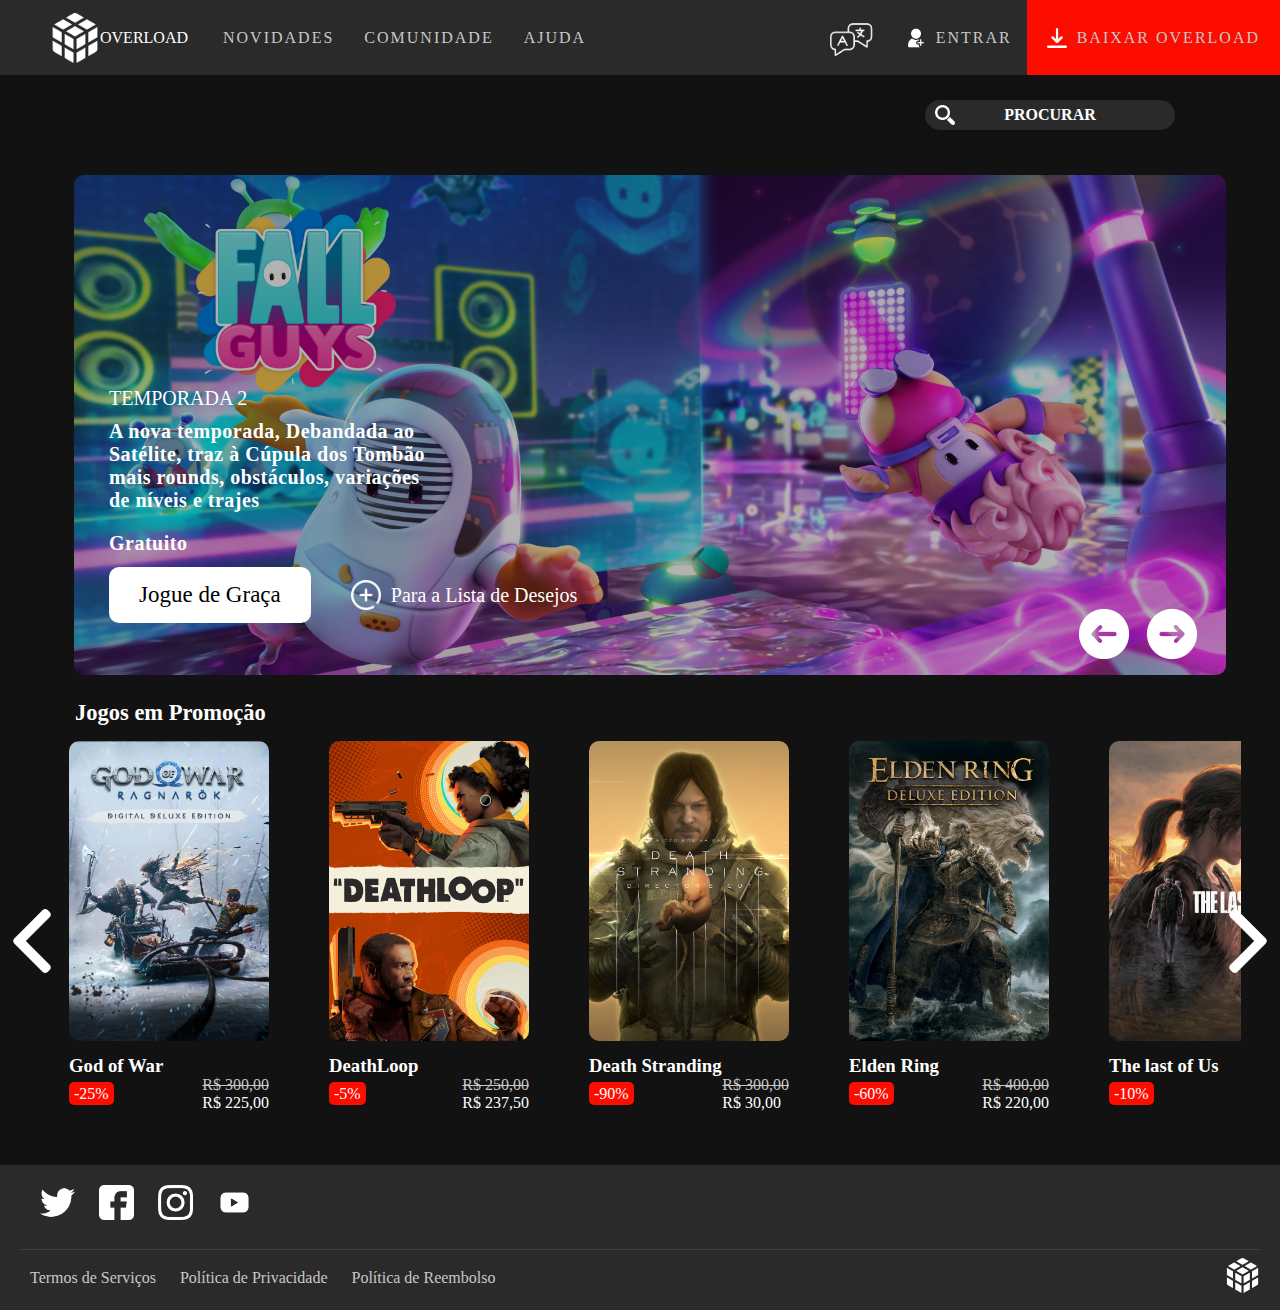
<file: index.html>
<!DOCTYPE html>
<html lang="pt-br">
<head>
    <meta charset="UTF-8">
    <meta http-equiv="X-UA-Compatible" content="IE=edge">
    <meta name="viewport" content="width=device-width, initial-scale=1.0">
    <title>Document</title>
    <link rel="stylesheet" href="css/style.css">
    <a name="topo"></a>
</head>
<body>        
    <div id="faixa">
        <nav id="navegação">
            <div id="pesquisa">procurar<img src="imagens/ferramenta-lupa.png" alt="lupa"></div>
        </nav>
    </div>
    <header>
        <!--<div id="submenu">
            <a href="">Novidades</a>
            <a href="">Comunidade</a>
            <a href="">Linguagem</a>
            <a href="">Ajuda</a>
            <a href="">Entrar</a>
            <a href="">Dowload</a>
        </div>-->
        <div id="menu">
            <div id="iconmenu" onclick="menuclick(this)">
                <div id="barra1"></div>
                <div id="barra2"></div>
                <div id="barra3"></div>
            </div>
            <div id="logo">
                <img style="height: 50px;" src="imagens/rubik.png" alt="iconlogo">
                <p>OVERLOAD </p>
            </div>
        </div>
        <nav>
            <div id="navesq">
                <a href="#">NOVIDADES</a>
                <a href="#">COMUNIDADE</a>
                <a href="#">AJUDA</a>
            </div>
            <div id="navdir">
                <div id="idiomadiv"><img id="idioma" src="imagens/escolha-de-idioma.png" alt="idioma"> <img id="idioma2" src="imagens/escolha-de-idioma2.png" alt=""></div>
                <a id="login" href="#"><img src="imagens/adicionar-usuario.png" alt="iconusuario"> ENTRAR</a>
                <a id="dowload" href="#"><img src="imagens/download.png" alt="icondowload">BAIXAR OVERLOAD</a>
            </div>
        </nav>
    </header>
    <main>
        <section id="section0">
            <aside>
                <article id="article0">
                    <article>
                        <h1>RECOMENDADO</h1>
                        <div class="aside">
                            <img src="imagens/amigos (1).png" alt="">
                            <a href="#">Por Amigos</a>
                        </div>
                        <div class="aside">
                            <img src="imagens/estrela.png" alt="">
                            <a href="#">Por Críticos</a>
                        </div>
                    </article>
                    <article>
                        <h1>CATEGORIAS</h1>
                        <div class="aside">
                            <img src="imagens/mais-vendidos.png" alt="">
                            <a href="#">Mais Vendidos</a></div>
                        <div class="aside">
                            <img src="imagens/etiqueta-de-venda.png" alt="">
                            <a href="#">Promoções</a>
                        </div>
                        <div class="aside">
                            <img src="imagens/relogio.png" alt="">
                            <a href="#">Em Breve</a>
                        </div>
                    </article>
                    <article>
                        <h1>GÊNERO</h1>
                            <div class="aside">
                                <img src="imagens/gratuitamente.png" alt="">
                                <a href="#">Gratuito</a>
                            </div>
                            <div class="aside">
                                <img src="imagens/soco.png" alt="">
                                <a href="#">Ação</a>
                            </div>
                            <div class="aside">
                                <img src="imagens/mapa-do-tesouro.png" alt="">
                                <a href="#">Aventura</a>
                            </div>
                            <div class="aside">
                                <img src="imagens/estrategia.png" alt="">
                                <a href="#">Estratégia</a>
                            </div>
                            <div class="aside">
                                <img src="imagens/sword.png" alt="">
                                <a href="#">RPG</a>
                            </div>
                            <div class="aside">
                                <img src="imagens/arcade-game.png" alt="">
                                <a href="#">Casual</a>
                            </div>
                            <div class="aside">
                                <img src="imagens/carro.png" alt="">
                                <a href="#">Corrida</a>
                            </div>
                            <div class="aside">
                                <img src="imagens/heart.png" alt="">
                                <a href="#">Índies</a>
                            </div>
                            <div class="aside">
                                <img src="imagens/esportes-com-bolas.png" alt="">
                                <a href="#">Esportes</a>
                            </div>
                    </article>
                </article>
            </aside>
            <section id="destaque">
                <div id="caixaprincipal">
                    <div class="setas">
                        <img onclick="esquerda()" src="imagens/seta-para-a-esquerda.png" alt="">
                        <img onclick="direita()" src="imagens/seta-para-a-direita.png" alt="">
                    </div>
                    <article id="principal"></article>
                </div>
            </section>
        </section>
        <section id="section1">
            <div id="promocao">
                <h2>Jogos em Promoção </h2>
            </div>
            <article id="exposicao">
                <div onclick="esquerdaprox()" id="fundoesquerda"><img id="proximo" src="imagens/seta-esquerda.png" alt=""></div>
                <div id="esconder0">
                    
                    <div id="conteiner0">
                        <article class="exjogo0">
                            <div class="eximgjogo0">
                                <img class="mais" height="30px" src="imagens/mais.png" alt="">
                                <div class="acessar"></div>
                                <img class="img0jogos" src="imagens/godofwarragnarok .jpg" alt="">
                            </div>
                            <div class="extextojogo0">
                                <div class="extitulojogo0">
                                    <h3>God of War</h3>
                                </div>
                                <div class="exvaloresjogo0">
                                    <div class="exdescontojogo0">
                                        <p>-25%</p>
                                    </div>
                                    <div class="exprecosjogo0">
                                        <p class="precoantigo"><del>R$ 300,00</del></p>
                                        <p>R$ 225,00</p>
                                    </div>
                                </div>
                            </div>
                        </article>
                        <article class="exjogo0">
                            <div class="eximgjogo0">
                                <img class="mais" src="imagens/mais.png" alt="">
                                <div class="acessar"></div>
                                <img  class="img0jogos"src="imagens/deathloop.jpg" alt="">
                            </div>
                            <div class="extextojogo0">
                                <div class="extitulojogo0">
                                    <h3>DeathLoop</h3>
                                </div>
                                <div class="exvaloresjogo0">
                                    <div class="exdescontojogo0">
                                        <p>-5%</p>
                                    </div>
                                    <div class="exprecosjogo0">
                                        <p class="precoantigo"><del>R$ 250,00</del></p>
                                        <p>R$ 237,50</p>
                                    </div>
                                </div>
                            </div>
                        </article>
                        <article class="exjogo0">
                            <div class="eximgjogo0">
                                <img class="mais" src="imagens/mais.png" alt="">
                                <div class="acessar"></div>
                                <img class="img0jogos" src="imagens/deathstranding.jpg" alt="">
                            </div>
                            <div class="extextojogo0">
                                <div class="extitulojogo0">
                                    <h3>Death Stranding</h3>
                                </div>
                                <div class="exvaloresjogo0">
                                    <div class="exdescontojogo0">
                                        <p>-90%</p>
                                    </div>
                                    <div class="exprecosjogo0">
                                        <p class="precoantigo"><del>R$ 300,00</del></p>
                                        <p>R$ 30,00</p>
                                    </div>
                                </div>
                            </div>
                        </article>
                        <article class="exjogo0">
                            <div class="eximgjogo0">
                                <img class="mais" src="imagens/mais.png" alt="">
                                <div class="acessar"></div>
                                <img class="img0jogos" src="imagens/eldenring1.jpg" alt="">
                            </div>
                            <div class="extextojogo0">
                                <div class="extitulojogo0">
                                    <h3>Elden Ring</h3>
                                </div>
                                <div class="exvaloresjogo0">
                                    <div class="exdescontojogo0">
                                        <p>-60%</p>
                                    </div>
                                    <div class="exprecosjogo0">
                                        <p class="precoantigo"><del>R$ 400,00</del></p>
                                        <p>R$ 220,00</p>
                                    </div>
                                </div>
                            </div>
                        </article>
                        <article class="exjogo0">
                            <div class="eximgjogo0">
                                <img class="mais" src="imagens/mais.png" alt="">
                                <div class="acessar"></div>
                                <img class="img0jogos" src="imagens/thelastofus.jpg" alt="">
                            </div>
                            <div class="extextojogo0">
                                <div class="extitulojogo0">
                                    <h3>The last of Us</h3>
                                </div>
                                <div class="exvaloresjogo0">
                                    <div class="exdescontojogo0">
                                        <p>-10%</p>
                                    </div>
                                    <div class="exprecosjogo0">
                                        <p class="precoantigo"><del>R$ 150,00</del></p>
                                        <p>R$ 85,00</p>
                                    </div>
                                </div>
                            </div>
                        </article>
                        <article class="exjogo0">
                            <div class="eximgjogo0">
                                <img class="mais" src="imagens/mais.png" alt="">
                                <div class="acessar"></div>
                                <img class="img0jogos" src="imagens/watchdogs.jpg" alt="">
                            </div>
                            <div class="extextojogo0">
                                <div class="extitulojogo0">
                                    <h3>Watch Dogs: Legion</h3>
                                </div>
                                <div class="exvaloresjogo0">
                                    <div class="exdescontojogo0">
                                        <p>-60%</p>
                                    </div>
                                    <div class="exprecosjogo0">
                                        <p class="precoantigo"><del>R$ 300,00</del></p>
                                        <p>R$ 120,00</p>
                                    </div>
                                </div>
                            </div>
                        </article>
                        <article class="exjogo0">
                            <div class="eximgjogo0">
                                <img class="mais" height="30px" src="imagens/mais.png" alt="">
                                <div class="acessar"></div>
                                <img class="img0jogos" src="imagens/godofwarragnarok .jpg" alt="">
                            </div>
                            <div class="extextojogo0">
                                <div class="extitulojogo0">
                                    <h3>God of War</h3>
                                </div>
                                <div class="exvaloresjogo0">
                                    <div class="exdescontojogo0">
                                        <p>-25%</p>
                                    </div>
                                    <div class="exprecosjogo0">
                                        <p class="precoantigo"><del>R$ 300,00</del></p>
                                        <p>R$ 225,00</p>
                                    </div>
                                </div>
                            </div>
                        </article>
                        <article class="exjogo0">
                            <div class="eximgjogo0">
                                <img class="mais" src="imagens/mais.png" alt="">
                                <div class="acessar"></div>
                                <img  class="img0jogos"src="imagens/deathloop.jpg" alt="">
                            </div>
                            <div class="extextojogo0">
                                <div class="extitulojogo0">
                                    <h3>DeathLoop</h3>
                                </div>
                                <div class="exvaloresjogo0">
                                    <div class="exdescontojogo0">
                                        <p>-5%</p>
                                    </div>
                                    <div class="exprecosjogo0">
                                        <p class="precoantigo"><del>R$ 250,00</del></p>
                                        <p>R$ 237,50</p>
                                    </div>
                                </div>
                            </div>
                        </article>
                        <article class="exjogo0">
                            <div class="eximgjogo0">
                                <img class="mais" src="imagens/mais.png" alt="">
                                <div class="acessar"></div>
                                <img class="img0jogos" src="imagens/deathstranding.jpg" alt="">
                            </div>
                            <div class="extextojogo0">
                                <div class="extitulojogo0">
                                    <h3>Death Stranding</h3>
                                </div>
                                <div class="exvaloresjogo0">
                                    <div class="exdescontojogo0">
                                        <p>-90%</p>
                                    </div>
                                    <div class="exprecosjogo0">
                                        <p class="precoantigo"><del>R$ 300,00</del></p>
                                        <p>R$ 30,00</p>
                                    </div>
                                </div>
                            </div>
                        </article>
                        <article class="exjogo0">
                            <div class="eximgjogo0">
                                <img class="mais" src="imagens/mais.png" alt="">
                                <div class="acessar"></div>
                                <img class="img0jogos" src="imagens/eldenring1.jpg" alt="">
                            </div>
                            <div class="extextojogo0">
                                <div class="extitulojogo0">
                                    <h3>Elden Ring</h3>
                                </div>
                                <div class="exvaloresjogo0">
                                    <div class="exdescontojogo0">
                                        <p>-60%</p>
                                    </div>
                                    <div class="exprecosjogo0">
                                        <p class="precoantigo"><del>R$ 400,00</del></p>
                                        <p>R$ 220,00</p>
                                    </div>
                                </div>
                            </div>
                        </article>
                        <article class="exjogo0">
                            <div class="eximgjogo0">
                                <img class="mais" src="imagens/mais.png" alt="">
                                <div class="acessar"></div>
                                <img class="img0jogos" src="imagens/thelastofus.jpg" alt="">
                            </div>
                            <div class="extextojogo0">
                                <div class="extitulojogo0">
                                    <h3>The last of Us</h3>
                                </div>
                                <div class="exvaloresjogo0">
                                    <div class="exdescontojogo0">
                                        <p>-10%</p>
                                    </div>
                                    <div class="exprecosjogo0">
                                        <p class="precoantigo"><del>R$ 150,00</del></p>
                                        <p>R$ 85,00</p>
                                    </div>
                                </div>
                            </div>
                        </article>
                        <article class="exjogo0">
                            <div class="eximgjogo0">
                                <img class="mais" src="imagens/mais.png" alt="">
                                <div class="acessar"></div>
                                <img class="img0jogos" src="imagens/watchdogs.jpg" alt="">
                            </div>
                            <div class="extextojogo0">
                                <div class="extitulojogo0">
                                    <h3>Watch Dogs: Legion</h3>
                                </div>
                                <div class="exvaloresjogo0">
                                    <div class="exdescontojogo0">
                                        <p>-60%</p>
                                    </div>
                                    <div class="exprecosjogo0">
                                        <p class="precoantigo"><del>R$ 300,00</del></p>
                                        <p>R$ 120,00</p>
                                    </div>
                                </div>
                            </div>
                        </article>
                    </div>
                </div>
                <div onclick="direitaprox()" id="fundodireita"><img id="proximo" src="imagens/seta-direita.png" alt=""></div>
            </article>
        </section>
    </main>
    <footer>
        <section id="sectionfooter0">
            <nav id="navfooter0">
                <img id="esq" src="imagens/twitter.png" alt="">
                <img id="resto" src="imagens/facebook.png" alt="">
                <img id="resto" src="imagens/instagram.png" alt="">
                <img id="resto" src="imagens/youtube.png" alt="">
            </nav>
        </section>
        <section id="sectionfooter1">
            <nav id="navfooter1">
                <a href="#">Termos de Serviços</a>
                <a href="#">Política de Privacidade</a>
                <a href="#">Política de Reembolso</a>
            </nav>
            <a id="voltartopo" href="#topo"><img src="imagens/rubik.png" alt=""></a>
        </section>
    </footer>
    <script src="scripts/script.js"></script>
</body>
</html>
</file>
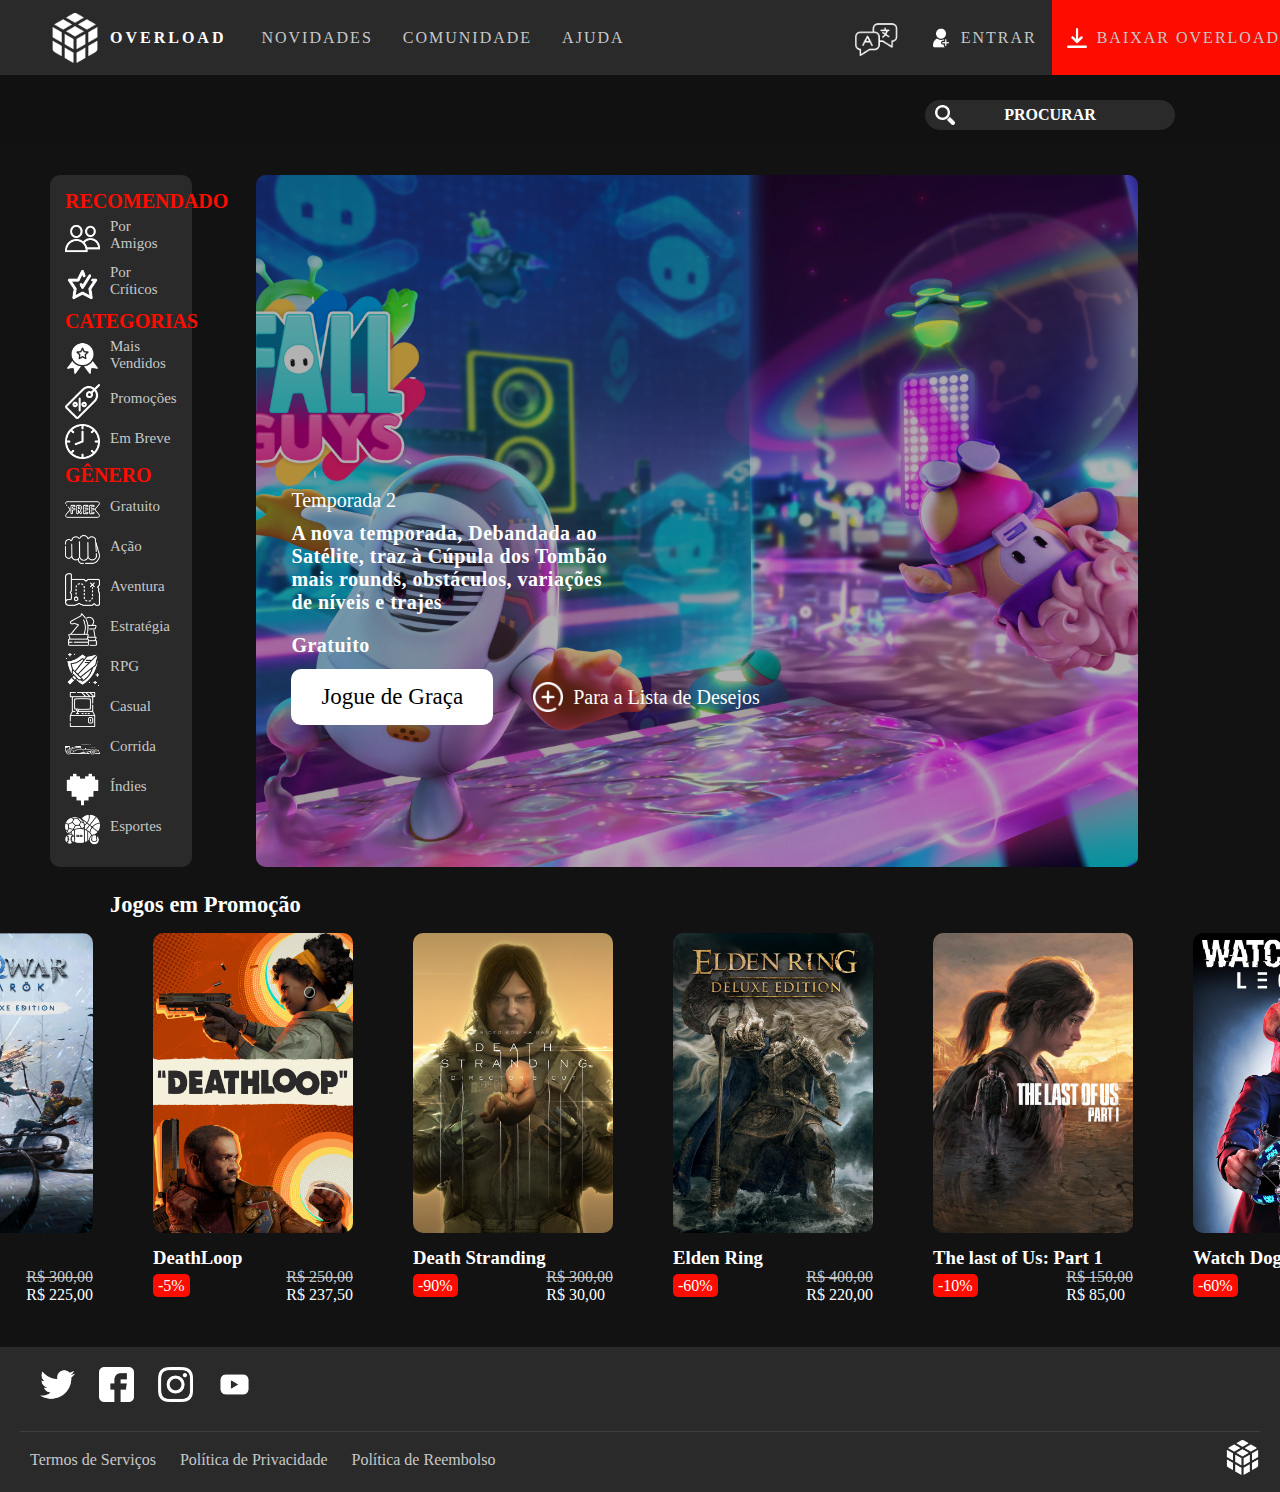
<file: css/João Vitor/index.html>
<!DOCTYPE html>
<html lang="pt-br">
<head>
    <meta charset="UTF-8">
    <meta http-equiv="X-UA-Compatible" content="IE=edge">
    <meta name="viewport" content="width=device-width, initial-scale=1.0">
    <title>Document</title>
    <link rel="stylesheet" href="css/style.css">
    <a name="topo"></a>
</head>
<body>        
    <div id="faixa">
        <nav id="navegação">
            <div id="pesquisa">procurar<img src="imagens/ferramenta-lupa.png" alt="lupa"></div>
        </nav>
    </div>
    <header >
    <img style="height: 50px;" src="imagens/rubik.png" alt="iconlogo">
    <p>OVERLOAD </p>
    <nav>
            <div id="navesq">
                <a href="#">NOVIDADES</a>
                <a href="#">COMUNIDADE</a>
                <a href="#">AJUDA</a>
            </div>
        <div id="navdir">
            <div id="idiomadiv"><img id="idioma" src="imagens/escolha-de-idioma.png" alt="idioma"> <img id="idioma2" src="imagens/escolha-de-idioma2.png" alt=""></div>
            <a id="login" href="#"><img src="imagens/adicionar-usuario.png" alt="iconusuario"> ENTRAR</a>
            <a id="dowload" href="#"><img src="imagens/download.png" alt="icondowload">BAIXAR OVERLOAD</a>
        </div>
    </nav>
    </header>
    <main>
        <section id="section0">
            <aside>
                <article id="article0">
                    <article>
                        <h1>RECOMENDADO</h1>
                        <div class="aside">
                            <img src="imagens/amigos (1).png" alt="">
                            <a href="#">Por Amigos</a>
                        </div>
                        <div class="aside">
                            <img src="imagens/estrela.png" alt="">
                            <a href="#">Por Críticos</a>
                        </div>
                    </article>
                    <article>
                        <h1>CATEGORIAS</h1>
                        <div class="aside">
                            <img src="imagens/mais-vendidos.png" alt="">
                            <a href="#">Mais Vendidos</a></div>
                        <div class="aside">
                            <img src="imagens/etiqueta-de-venda.png" alt="">
                            <a href="#">Promoções</a>
                        </div>
                        <div class="aside">
                            <img src="imagens/relogio.png" alt="">
                            <a href="#">Em Breve</a>
                        </div>
                    </article>
                    <article>
                        <h1>GÊNERO</h1>
                            <div class="aside">
                                <img src="imagens/gratuitamente.png" alt="">
                                <a href="#">Gratuito</a>
                            </div>
                            <div class="aside">
                                <img src="imagens/soco.png" alt="">
                                <a href="#">Ação</a>
                            </div>
                            <div class="aside">
                                <img src="imagens/mapa-do-tesouro.png" alt="">
                                <a href="#">Aventura</a>
                            </div>
                            <div class="aside">
                                <img src="imagens/estrategia.png" alt="">
                                <a href="#">Estratégia</a>
                            </div>
                            <div class="aside">
                                <img src="imagens/sword.png" alt="">
                                <a href="#">RPG</a>
                            </div>
                            <div class="aside">
                                <img src="imagens/arcade-game.png" alt="">
                                <a href="#">Casual</a>
                            </div>
                            <div class="aside">
                                <img src="imagens/carro.png" alt="">
                                <a href="#">Corrida</a>
                            </div>
                            <div class="aside">
                                <img src="imagens/heart.png" alt="">
                                <a href="#">Índies</a>
                            </div>
                            <div class="aside">
                                <img src="imagens/esportes-com-bolas.png" alt="">
                                <a href="#">Esportes</a>
                            </div>
                    </article>
                </article>
            </aside>
            <section id="destaque">
                <section class="principal">
                    <div class="imgprincipal">
                        <div class="fundo">
                            <div class="textoprincipal">
                                <h2>Temporada 2</h2>
                                <p>A nova temporada, Debandada ao<br>Satélite, traz à Cúpula dos Tombão<br>mais rounds, obstáculos, variações<br> de níveis e trajes</p>
                                <p>Gratuito</p>
                                <div class="botoes">
                                    <a  class="compra" href="#">Jogue de Graça</a>
                                    <a class="desejos" href="#"> <img height="30px" src="imagens/mais.png" alt=""> <p>Para a Lista de Desejos</p></a>
                                </div>
                            </div>
                        </div>
                    </div>
                </section>
            </section>
        </section>
        <section id="section1">
            <div id="promocao">
                <h2>Jogos em Promoção </h2>
            </div>
            <article id="exposicao">
                <article class="exjogo0">
                    <div class="eximgjogo0">
                        <img class="mais" height="30px" src="imagens/mais.png" alt="">
                        <div class="acessar"></div>
                        <img class="img0jogos" src="imagens/godofwarragnarok .jpg" alt="">
                    </div>
                    <div class="extextojogo0">
                        <div class="extitulojogo0">
                            <h3>God of War</h3>
                        </div>
                        <div class="exvaloresjogo0">
                            <div class="exdescontojogo0">
                                <p>-25%</p>
                            </div>
                            <div class="exprecosjogo0">
                                <p class="precoantigo"><del>R$ 300,00</del></p>
                                <p>R$ 225,00</p>
                            </div>
                        </div>
                    </div>
                </article>
                <article class="exjogo0">
                    <div class="eximgjogo0">
                        <img class="mais" src="imagens/mais.png" alt="">
                        <div class="acessar"></div>
                        <img  class="img0jogos"src="imagens/deathloop.jpg" alt="">
                    </div>
                    <div class="extextojogo0">
                        <div class="extitulojogo0">
                            <h3>DeathLoop</h3>
                        </div>
                        <div class="exvaloresjogo0">
                            <div class="exdescontojogo0">
                                <p>-5%</p>
                            </div>
                            <div class="exprecosjogo0">
                                <p class="precoantigo"><del>R$ 250,00</del></p>
                                <p>R$ 237,50</p>
                            </div>
                        </div>
                    </div>
                </article>
                <article class="exjogo0">
                    <div class="eximgjogo0">
                        <img class="mais" src="imagens/mais.png" alt="">
                        <div class="acessar"></div>
                        <img class="img0jogos" src="imagens/deathstranding.jpg" alt="">
                    </div>
                    <div class="extextojogo0">
                        <div class="extitulojogo0">
                            <h3>Death Stranding</h3>
                        </div>
                        <div class="exvaloresjogo0">
                            <div class="exdescontojogo0">
                                <p>-90%</p>
                            </div>
                            <div class="exprecosjogo0">
                                <p class="precoantigo"><del>R$ 300,00</del></p>
                                <p>R$ 30,00</p>
                            </div>
                        </div>
                    </div>
                </article>
                <article class="exjogo0">
                    <div class="eximgjogo0">
                        <img class="mais" src="imagens/mais.png" alt="">
                        <div class="acessar"></div>
                        <img class="img0jogos" src="imagens/eldenring1.jpg" alt="">
                    </div>
                    <div class="extextojogo0">
                        <div class="extitulojogo0">
                            <h3>Elden Ring</h3>
                        </div>
                        <div class="exvaloresjogo0">
                            <div class="exdescontojogo0">
                                <p>-60%</p>
                            </div>
                            <div class="exprecosjogo0">
                                <p class="precoantigo"><del>R$ 400,00</del></p>
                                <p>R$ 220,00</p>
                            </div>
                        </div>
                    </div>
                </article>
                <article class="exjogo0">
                    <div class="eximgjogo0">
                        <img class="mais" src="imagens/mais.png" alt="">
                        <div class="acessar"></div>
                        <img class="img0jogos" src="imagens/thelastofus.jpg" alt="">
                    </div>
                    <div class="extextojogo0">
                        <div class="extitulojogo0">
                            <h3>The last of Us: Part 1</h3>
                        </div>
                        <div class="exvaloresjogo0">
                            <div class="exdescontojogo0">
                                <p>-10%</p>
                            </div>
                            <div class="exprecosjogo0">
                                <p class="precoantigo"><del>R$ 150,00</del></p>
                                <p>R$ 85,00</p>
                            </div>
                        </div>
                    </div>
                </article>
                <article class="exjogo0">
                    <div class="eximgjogo0">
                        <img class="mais" src="imagens/mais.png" alt="">
                        <div class="acessar"></div>
                        <img class="img0jogos" src="imagens/watchdogs.jpg" alt="">
                    </div>
                    <div class="extextojogo0">
                        <div class="extitulojogo0">
                            <h3>Watch Dogs: Legion</h3>
                        </div>
                        <div class="exvaloresjogo0">
                            <div class="exdescontojogo0">
                                <p>-60%</p>
                            </div>
                            <div class="exprecosjogo0">
                                <p class="precoantigo"><del>R$ 300,00</del></p>
                                <p>R$ 120,00</p>
                            </div>
                        </div>
                    </div>
                </article>
            </article>
        </section>
    </main>
    <footer>
        <section id="sectionfooter0">
            <nav id="navfooter0">
                <img id="esq" src="imagens/twitter.png" alt="">
                <img id="resto" src="imagens/facebook.png" alt="">
                <img id="resto" src="imagens/instagram.png" alt="">
                <img id="resto" src="imagens/youtube.png" alt="">
            </nav>
        </section>
        <section id="sectionfooter1">
            <nav id="navfooter1">
                <a href="#">Termos de Serviços</a>
                <a href="#">Política de Privacidade</a>
                <a href="#">Política de Reembolso</a>
            </nav>
            <a id="voltartopo" href="#topo"><img src="imagens/rubik.png" alt=""></a>
        </section>
    </footer>
</body>
</html>
</file>
<file: css/style.css>
* {
    margin: 0;
    padding: 0;
    font-family: cursive;
}
body {
    width: 100%;
}
header {
display: flex;
position: relative;
background-color: #2a2a2a;
color: white;
align-items: center;
z-index: 4;
}
#iconmenu{
    cursor: pointer;
    display: none;
    margin: 25px;
}
#barra1, #barra2, #barra3 {
    margin: 6px 0;
    height: 5px;
    width: 35px;
    background-color: white;
    transition: 0.5s;
}
.ativo > #barra1 {
    transform: translate(0, 11px) rotate(-45deg);
}
.ativo > #barra2 {
    opacity: 0;
}
.ativo > #barra3 {
    transform: translate(0, -11px) rotate(45deg);
}
#menu {
    background-color: #2a2a2a;
    display: flex;
    align-items: center;
    height: 75px;
    padding: 0 20px 0 50px;
    z-index: 6;
}
#logo {
    display: flex;
    align-items: center;
}
#menu > p {
margin: 0 0 0 10px;
letter-spacing: 3px;
font-weight: bolder;
}
header > nav {
    display: flex;
}
#navesq {
    display: flex;
}
#navesq > a {
    text-decoration: none;
    display: flex;
    height: 75px;
    color: #c8c8c8;
    margin: 0 15px;
    align-items: center;
    letter-spacing: 2px;
}
#navesq > a:hover {
    box-shadow: inset 0 -5px 0 #FC0D00;
    color: white;
}
#navdir {
    display: flex;
    position: absolute;
    right: 0;
    z-index: 5;
    background-color: #2a2a2a;
}
#idiomadiv {
    width: 50px;
    display: flex;
    position: relative;
    align-items: center;
    justify-content: center;
    margin-right: 15px;
}
#idioma {
    position: absolute;
    height: 50px;
}
#idioma2 {
    position: absolute;
    display: flex;
    height: 50px;
    display: none;
}
#idiomadiv:hover > #idioma2{
    display: flex;
}
#idioma:hover {
    display: none;
}
#navdir > a {
    text-decoration: none;
    display: flex;
    height: 75px;
    color: #c8c8c8;
    align-items: center;
    letter-spacing: 2px;
}
#login {
    margin: 0 15px;
}
#dowload {
    padding: 0 20px;
    background-color: #FC0D00;
}
#navdir> a > img {
    height: 20px;
    align-self: center;
    padding-right: 10px;
}
#navdir > a:hover {
    color: white;
}
main {
    background-color:#121212;
    width: 100%;
}
#faixa {
    width: 100%;
    background-color: rgba(18, 18, 18, 0.9) ;
    height: 150px;
    position: fixed;
    z-index: 3;
    align-items: center;
}
#navegação {
    align-items: center;
    position: absolute;
    display: flex;
    right: 75px;
    padding-top: 100px;
}
#pesquisa {
    margin:0 30px ;
    height: 30px ;
    width: 250px;
    background-color: #2a2a2a;
    border-radius: 100px;    
    display: flex;
    position: relative;
    align-items: center;
    justify-content: center;
    text-transform: uppercase;
    font-weight: bold;
    color: white;
}
#pesquisa > img{
    height: 20px;
    display: flex;
    position: absolute;
    left: 0;
    padding-left: 10px;
}
#pesquisa:hover {
    color: #FC0D00;
}
#section0 {
    display: flex;
    position: relative;
}
#destaque {
    width: 75%;
    margin: 100px auto 0 auto;
    display: flex;
    justify-content: center;
}
#esconder0{
    width: 1560px;
    height: 399px;
    overflow: hidden;
    position: relative;
}
#conteiner0 {
    display: flex;
    overflow-x: scroll;
    flex-direction: row;
}
#imgprincipal0 {
    background-image: url(../imagens/fallprincipal.png);
    background-position: center center;
    background-size: cover;
    width: 100%;
    height: 100%;
    border-radius: 10px;
    position: relative;
    flex-direction: row;
    display: flex;
    margin: 0 10px;
}
#imgprincipal1 {
    background-image: url(../imagens/eldenring.jpg);
    background-position: center center;
    background-size: cover;
    width: 100%;
    height: 100%;
    border-radius: 10px;
    position: relative;
    flex-direction: row;
    display: flex;
    margin: 0 10px;
}
#imgprincipal2 {
    background-image: url(../imagens/fifa.jpg);
    background-position: center center;
    background-size: cover;
    width: 100%;
    height: 100%;
    border-radius: 10px;
    position: relative;
    flex-direction: row;
    display: flex;
    margin: 0 10px;
}
#imgprincipal3 {
    background-image: url(../imagens/lostinplay.jpg);
    background-position: center center;
    background-size: cover;
    width: 100%;
    height: 100%;
    border-radius: 10px;
    position: relative;
    flex-direction: row;
    display: flex;
    margin: 0 10px;
}
#imgprincipal4 {
    background-image: url(../imagens/genshin.jpg);
    background-position: center center;
    background-size: cover;
    width: 100%;
    height: 100%;
    border-radius: 10px;
    position: relative;
    flex-direction: row;
    display: flex;
    margin: 0 10px;
}
.fundo {
    background-color: rgba(0, 0, 0, 0.30);
    height: 100%;
    width: 100%;    
    border-radius: 10px;
    position: absolute;
}
.textoprincipal {
    color: white;
    flex-direction: column;
    bottom: 0;
    position: absolute;        
    display: flex;
    margin: 0 0 50px 35px;

}
.textoprincipal > p {
    font-weight: bold;
    font-size: 20px;
    letter-spacing: 0.5px;
    margin: 10px 0;
}
.textoprincipal > h2 {
    font-weight: normal;
    font-size: 20px;
}
.botoes {
    display: flex;
    flex-direction: row;
    align-items: center;
}
.setas {
    position: absolute;
    bottom: 1%;
    right: 1%;
    z-index: 1;
    
}
.compra {
    text-decoration: none;
    color: black;
    background-color: white;
    border-radius: 10px;
    font-size: 23px;
    text-align: center;
    padding: 15px 30px ;
    margin-right: 20px;
}
.desejos {
    display: flex;
    flex-direction: row;
    align-items: center;
    font-size: 20px;
    text-decoration: none;
    color: white;
    padding: 15px 20px;
    border-radius: 10px;
}
.desejos:hover {
    background-color: rgba(255, 255, 255, 0.5);
}
.desejos > p {
    margin-left: 10px;
}
#caixaprincipal {
    width: 100%;
    height: 100%;
}
#principal {
    width: 100%;
    height: 100%;
}
aside {
    display: flex;
    margin-top: 100px;
    width: 15%;
    flex-direction: column;
}
#article0 {
    margin-left: 50px;
    padding: 15px;
    background-color: #2a2a2a;    
    border-radius: 10px;
}
#article0 > article > a {
    text-decoration: none;
    color: #c8c8c8;
    display: flex;
    font-size: 18px ;
    padding: 0 0 7px 0 ;
}
#article0 > article > a:hover {
    color: white;
}
.aside {
    display: flex;
    flex-direction: row;
    align-items: center;
    margin: 5px 0 5px 0;
    width: 100%;
}
.aside > a {
    text-decoration: none;
    color: #c8c8c8;
    display: flex;
    font-size: 15px ;
    padding: 0 0 7px 10px ;
}
.aside > a:hover {
    color: white;
}
#article0 > article > h1 {
    color: #FC0D00;
    font-size: 20px;
    font-weight: bold;
}
.aside > img {
    height: 35px;
}
#section1 {
    padding: 25px 0 25px 0;
    display: flex;
    flex-direction: column;
    width: 100%;
}
.exjogo0 {
    margin: 0 30px;
    padding-bottom: 25px;
}
.eximgjogo0 {
    position: relative;
}
.acessar {
    position: absolute;
    height: 300px;
    width: 100%;
    border-radius: 10px;
}
.eximgjogo0:hover > .acessar {
    background-color: rgba(255, 255, 255, 0.20);
}

.exjogo0:hover > .eximgjogo0 > .mais {
    display: flex;
}
.img0jogos {
height: 300px;
border-radius: 10px;
}
.extextojogo0 {
    padding-left: 0px;
    display: flex;
    flex-direction: column;
}
.extitulojogo0 {
    color: white;
    padding: 10px 0 5px 0;
}
.exvaloresjogo0 {
    display: flex;
    align-items: center;
    position: relative;
}
.exdescontojogo0 {
    padding: 2.5px 5px;
    background-color: #FC0D00;
    border-radius: 5px;
    color: white;
}
.exprecosjogo0 {
    display: flex;
    flex-direction: column;
    position: absolute;
    right: 0;
    color: white;
}
.precoantigo {
    color: #c8c8c8;
}
#promocao {
    color: white;
    font-size: 15px;
    margin: 0 0 15px 75px;
    position: relative;
    width: 300px;
}
#exposicao {
    display: flex;
    justify-content: center;
    align-items: center;
    width: 100%;
    position: relative;
}
.mais {
    height: 30px;
    position: absolute;
    display: none;
    padding: 10px 10px 0 0;
    right: 0;
    border-radius: 10px;
}
#fundodireita {
    height: 399px;
    display: flex;
    align-items: center;
    z-index: 3;
    margin-left:-25px ;
}
#fundoesquerda {
    height: 399px;
    display: flex;
    align-items: center;
    z-index: 3;
    margin-right:-25px ;
}
footer {
    background-color: #2a2a2a;
    color: #c8c8c8;
    padding: 20px 20px 15px 20px;
}
#sectionfooter0 {
    display: flex;
    padding-bottom: 25px;
}
#resto {
    height: 35px;
    margin: 0 10px;
}
#esq {
    height: 35px;
    margin: 0 10px 0 20px;
}
#sectionfooter1 {
    display: flex;
    padding-top: 10px;
    align-items: center;
    border-top: 1px #3f3f3f solid;
    position: relative;
    height: 35px;
}
#voltartopo {
    position: absolute;
    right: 0;
    align-self: center;
}
#sectionfooter1 > a > img {
    height: 35px;
}
#navfooter1 > a {
    text-decoration: none;
    color: #c8c8c8;
    padding: 0 10px;
}
#caixaprincipal {
    position: relative;
}
#submenu {
    margin-left: -100%;
}
@media (max-width: 1700px){
    aside {
        display: none;
    }
    #destaque {
        width: 90%;
        height: 500px;
    }
}
@media (max-width: 1200px){
    header > nav {
        margin-left: -100%;
        transition: all 1s;
    }
    #navdir {
        left: -1;
    }
    #iconmenu {
        display: inline-block ;
    }
    #logo{
        position: relative;
        margin: 0 auto;
    }
    #menu {
        width: 100%;
    }
    #navegação {
        right: 0;
        left: 45px;
    }
    #destaque {
        width: 90%;
        height: 400px;
    }

}
</file>
<file: css/João Vitor/css/style.css>
* {
    margin: 0;
    padding: 0;
    font-family: cursive;
}
header {
display: flex;
position: relative;
background-color: #2a2a2a;
color: white;
align-items: center;
padding-left: 50px ;
z-index: 4;
}
header > p {
margin: 0 20px 0 10px;
letter-spacing: 3px;
font-weight: bolder;
}
header > nav {
    display: flex;
}
#navesq {
    display: flex;
}
#navesq > a {
    text-decoration: none;
    display: flex;
    height: 75px;
    color: #c8c8c8;
    margin: 0 15px;
    align-items: center;
    letter-spacing: 2px;
}
#navesq > a:hover {
    box-shadow: inset 0 -5px 0 #FC0D00;
    color: white;
}
#navdir {
    display: flex;
    position: absolute;
    right: 0;
}
#idiomadiv {
    width: 50px;
    display: flex;
    position: relative;
    align-items: center;
    justify-content: center;
    margin-right: 15px;
}
#idioma {
    position: absolute;
    height: 50px;
}
#idioma2 {
    position: absolute;
    display: flex;
    height: 50px;
    display: none;
}
#idiomadiv:hover > #idioma2{
    display: flex;
}
#idioma:hover {
    display: none;
}
#navdir > a {
    text-decoration: none;
    display: flex;
    height: 75px;
    color: #c8c8c8;
    align-items: center;
    letter-spacing: 2px;
}
#login {
    margin: 0 15px;
}
#dowload {
    padding-left: 15px;
    background-color: #FC0D00;
}
#navdir> a > img {
    height: 20px;
    align-self: center;
    padding-right: 10px;
}
#navdir > a:hover {
    color: white;
}
main {
    background-color:#121212;
}
#faixa {
    width: 100%;
    background-color: rgba(18, 18, 18, 0.9) ;
    z-index: 2;
    height: 150px;
    position: fixed;
    z-index: 3;
    align-items: center;
}
#navegação {
    align-items: center;
    position: absolute;
    display: flex;
    right: 75px;
    padding-top: 100px;
}
#pesquisa {
    margin:0 30px ;
    height: 30px ;
    width: 250px;
    background-color: #2a2a2a;
    border-radius: 100px;    
    display: flex;
    position: relative;
    align-items: center;
    justify-content: center;
    text-transform: uppercase;
    font-weight: bold;
    color: white;
}
#pesquisa > img{
    height: 20px;
    display: flex;
    position: absolute;
    left: 0;
    padding-left: 10px;
}
#pesquisa:hover {
    color: #FC0D00;
}
#section0 {
    width: 100%;
    display: flex;
    position: relative;
}
#destaque {
    margin-top: 100px;
    width: 85%;
    display: flex;
    justify-content: center;
}
.principal {
    width: 90%;
    display: flex;
}
.imgprincipal {
    background-image: url(../imagens/fallprincipal.png);
    background-position: center center;
    background-size: cover;
    width: 90%;
    margin: 5px;
    border-radius: 10px;
    margin: 0 10px;
}
.fundo {
    background-color: rgba(0, 0, 0, 0.30);
    height: 100%;
    width: 100%;    
    border-radius: 10px;
}
.textoprincipal {
    color: white;
    flex-direction: column;
    bottom: 0;
    position: absolute;        
    display: flex;
    margin: 0 0 140px 35px;

}
.textoprincipal > p {
    font-weight: bold;
    font-size: 20px;
    letter-spacing: 0.5px;
    margin: 10px 0;
}
.textoprincipal > h2 {
    font-weight: normal;
    font-size: 20px;
}
.botoes {
    display: flex;
    flex-direction: row;
    align-items: center;
}
.compra {
    text-decoration: none;
    color: black;
    background-color: white;
    border-radius: 10px;
    font-size: 23px;
    text-align: center;
    padding: 15px 30px ;
    margin-right: 20px;
}
.desejos {
    display: flex;
    flex-direction: row;
    align-items: center;
    font-size: 20px;
    text-decoration: none;
    color: white;
    padding: 15px 20px;
    border-radius: 10px;
}
.desejos:hover {
    background-color: rgba(255, 255, 255, 0.5);
}
.desejos > p {
    margin-left: 10px;
}

aside {
    display: flex;
    margin-top: 100px;
    width: 15%;
    flex-direction: column;
}
#article0 {
    margin-left: 50px;
    padding: 15px;
    background-color: #2a2a2a;    
    border-radius: 10px;
}
#article0 > article > a {
    text-decoration: none;
    color: #c8c8c8;
    display: flex;
    font-size: 18px ;
    padding: 0 0 7px 0 ;
}
#article0 > article > a:hover {
    color: white;
}
.aside {
    display: flex;
    flex-direction: row;
    align-items: center;
    margin: 5px 0 5px 0;
    width: 100%;
}
.aside > a {
    text-decoration: none;
    color: #c8c8c8;
    display: flex;
    font-size: 15px ;
    padding: 0 0 7px 10px ;
}
.aside > a:hover {
    color: white;
}
#article0 > article > h1 {
    color: #FC0D00;
    font-size: 20px;
    font-weight: bold;
}
.aside > img {
    height: 35px;
}
#section1 {
    width: 95%;
    padding: 25px 0 25px 35px;
    display: flex;
    flex-direction: column;
}
.exjogo0 {
    margin: 0 30px;
    padding-bottom: 25px;
}
.eximgjogo0 {
    position: relative;
}
.acessar {
    position: absolute;
    height: 100%;
    width: 100%;
    border-radius: 10px;
}
.eximgjogo0:hover > .acessar {
    background-color: rgba(255, 255, 255, 0.20);
}

.exjogo0:hover > .eximgjogo0 > .mais {
    display: flex;
}
.img0jogos {
height: 300px;
border-radius: 10px;
}
.extextojogo0 {
    padding-left: 0px;
    display: flex;
    flex-direction: column;
}
.extitulojogo0 {
    color: white;
    padding: 10px 0 5px 0;
}
.exvaloresjogo0 {
    display: flex;
    align-items: center;
    position: relative;
}
.exdescontojogo0 {
    padding: 2.5px 5px;
    background-color: #FC0D00;
    border-radius: 5px;
    color: white;
}
.exprecosjogo0 {
    display: flex;
    flex-direction: column;
    position: absolute;
    right: 0;
    color: white;
}
.precoantigo {
    color: #c8c8c8;
}
#promocao {
    color: white;
    font-size: 15px;
    margin: 0 auto 15px 75px;
    position: relative;
}
#exposicao {
    display: flex;
    justify-content: center;
    width: 100%;
}
.mais {
    height: 30px;
    position: absolute;
    display: none;
    padding: 10px 10px 0 0;
    right: 0;
}


footer {
    background-color: #2a2a2a;
    color: #c8c8c8;
    padding: 20px 20px 15px 20px;
}
#sectionfooter0 {
    display: flex;
    padding-bottom: 25px;
}
#resto {
    height: 35px;
    margin: 0 10px;
}
#esq {
    height: 35px;
    margin: 0 10px 0 20px;
}
#sectionfooter1 {
    display: flex;
    padding-top: 10px;
    align-items: center;
    border-top: 1px #3f3f3f solid;
    position: relative;
    height: 35px;
}
#voltartopo {
    position: absolute;
    right: 0;
    align-self: center;
}
#sectionfooter1 > a > img {
    height: 35px;
}
#navfooter1 > a {
    text-decoration: none;
    color: #c8c8c8;
    padding: 0 10px;
}
</file>
